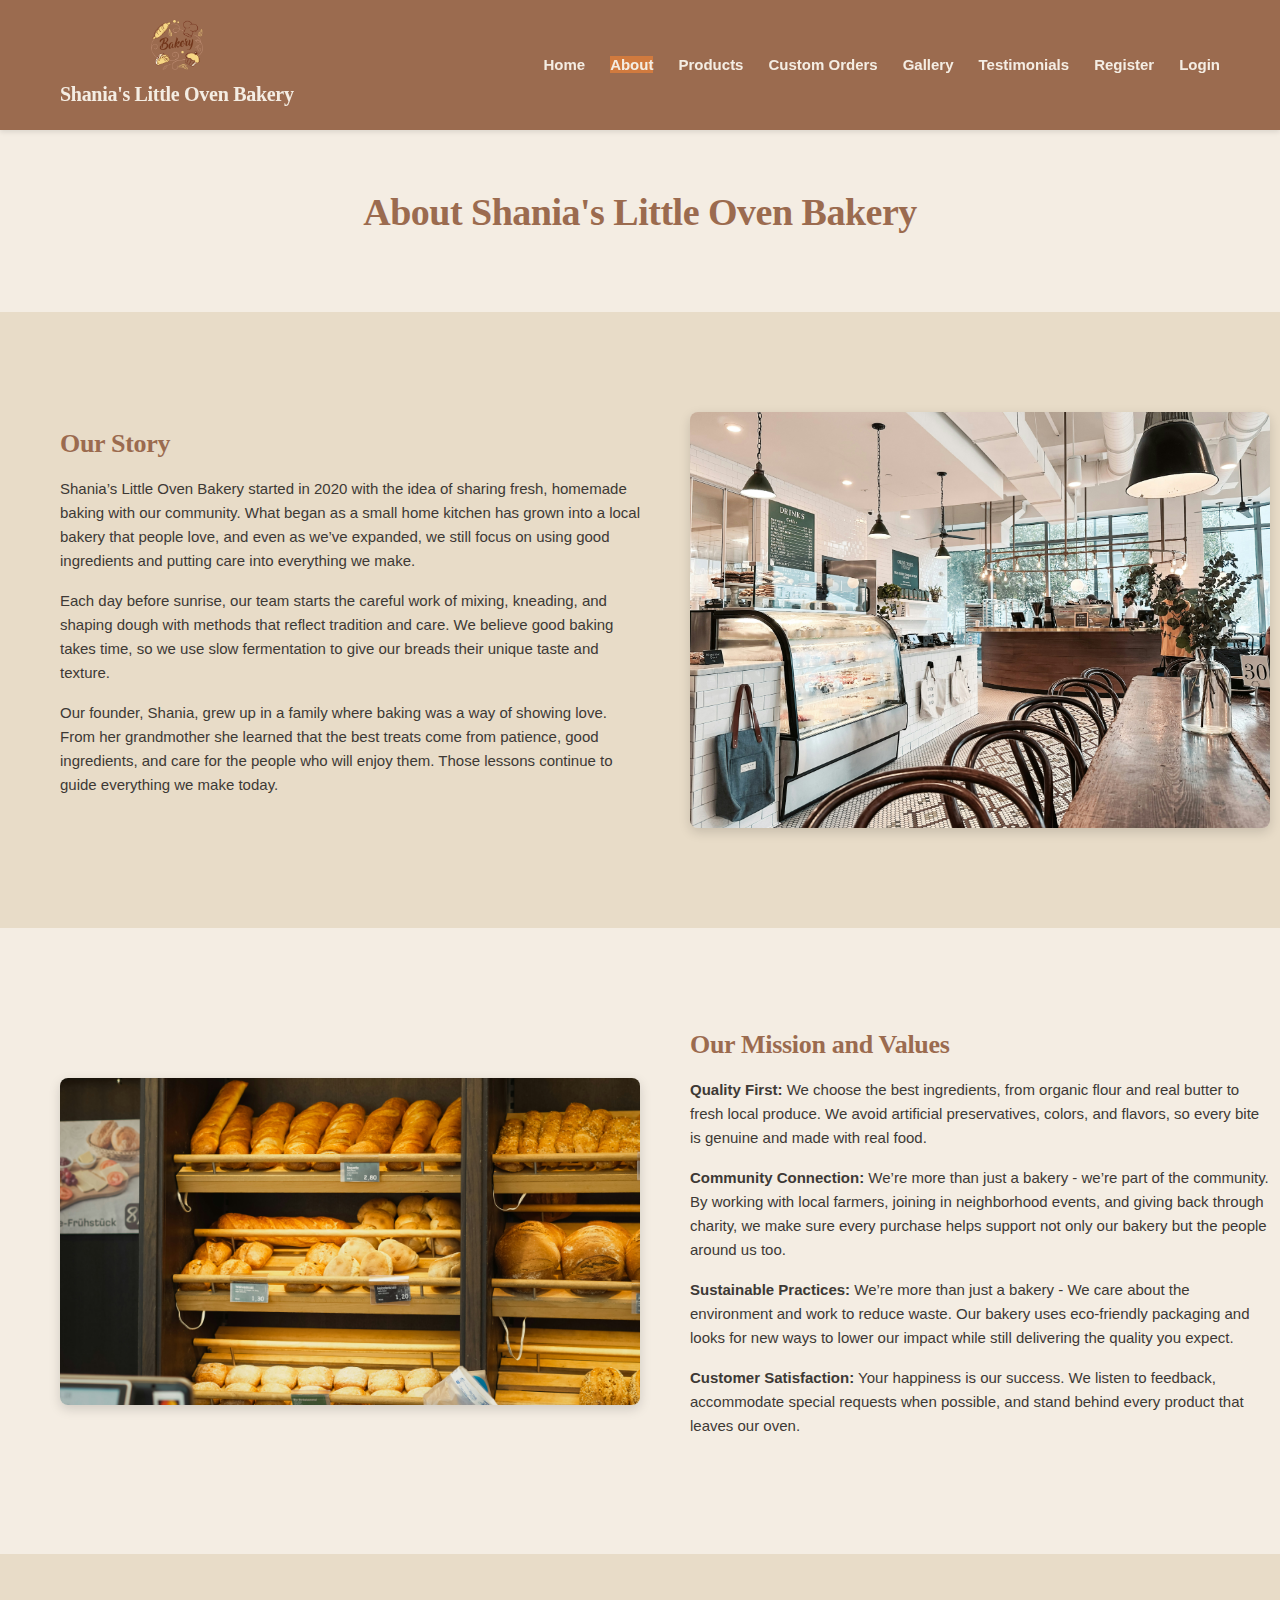
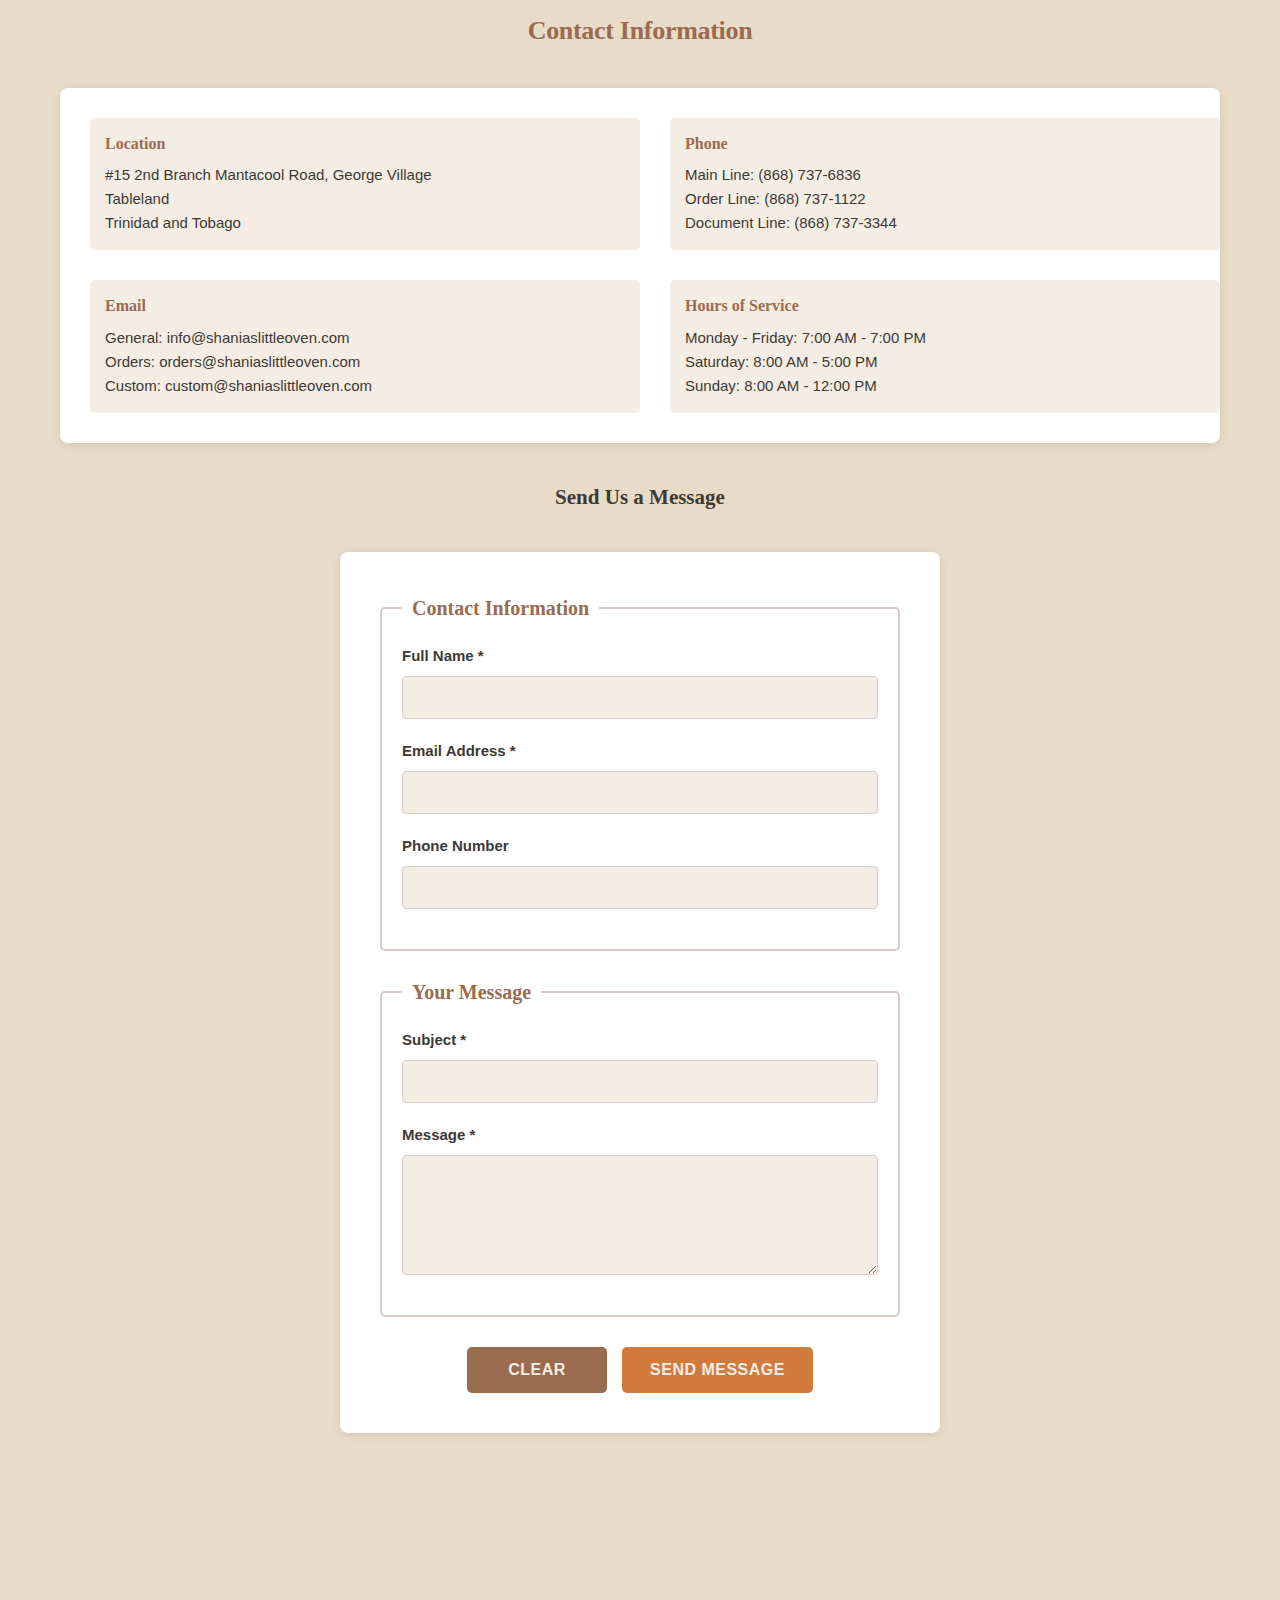
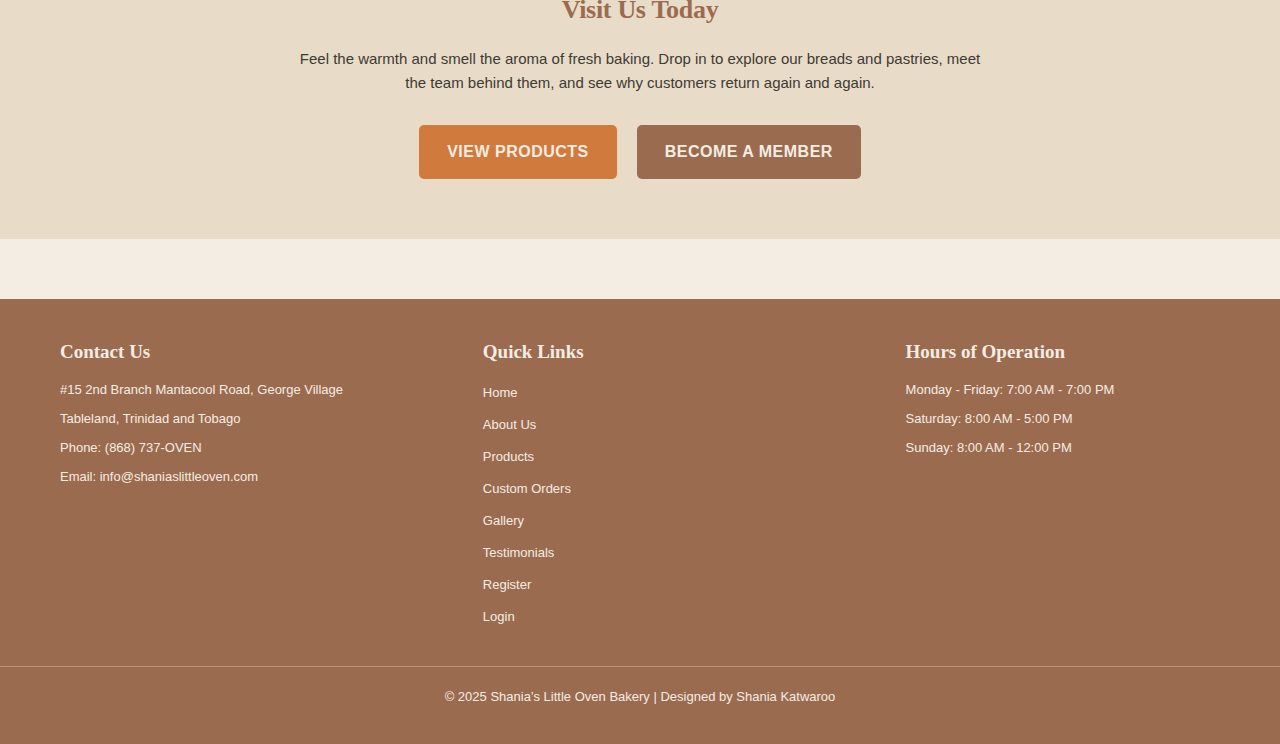
<file: about.html>
<!<!DOCTYPE html>
<html lang="en">
<head>
    <meta charset="UTF-8">
    <meta name="viewport" content="width=device-width, initial-scale=1.0">
    <meta name="description" content="Learn about Shania's Little Oven Bakery - our story, mission, and commitment to artisan baking excellence.">
    <meta name="keywords" content="about bakery, artisan baker, bakery story, local business">
    <title>About Us | Shania's Little Oven Bakery</title>
    <link rel="stylesheet" href="styles.css">
</head>
<body>
    <!-- Header and Navigation -->
    <header>
        <div class="header-content">
		
			<!-- Logo image source: Pixabay by Riad Aliyev - https://pixabay.com/vectors/ai-generated-bakery-logo-design-9426385/
		    Free for commercial use -->
            <div class="logo">
			<img src="bakery_logo.png" alt="Shania's Little Oven Bakery Logo">
			<span>Shania's Little Oven Bakery</span>
		</div>
            <!-- Navigation built with unordered list and CSS as required -->
            <nav>
                <ul>
                    <li><a href="../index.html">Home</a></li>
                    <li><a href="about.html" class="active">About</a></li>
                    <li><a href="products.html">Products</a></li>
                    <li><a href="custom-orders.html">Custom Orders</a></li>
                    <li><a href="gallery.html">Gallery</a></li>
                    <li><a href="testimonials.html">Testimonials</a></li>
                    <li><a href="register.html">Register</a></li>
                    <li><a href="login.html">Login</a></li>
                </ul>
            </nav>
        </div>
    </header>

    <!-- Main Content -->
    <main>
        <!-- Page Header -->
        <section class="section">
            <div class="container">
                <h1 class="text-center">About Shania's Little Oven Bakery</h1>
            </div>
        </section>

        <!-- Our Story Section -->
        <section class="section-alt">
            <div class="container">
                <div class="about-grid">
                    <div>
                        <h2>Our Story</h2>
                        <p>Shania’s Little Oven Bakery started in 2020 with the idea of sharing fresh, homemade baking with our community. What began as a small home kitchen has grown into a local bakery that people love, and even as we’ve expanded, we still focus on using good ingredients and putting care into everything we make.</p>
                        <p>Each day before sunrise, our team starts the careful work of mixing, kneading, and shaping dough with methods that reflect tradition and care. We believe good baking takes time, so we use slow fermentation to give our breads their unique taste and texture.﻿</p>
                        <p>Our founder, Shania, grew up in a family where baking was a way of showing love. From her grandmother she learned that the best treats come from patience, good ingredients, and care for the people who will enjoy them. Those lessons continue to guide everything we make today.</p>
                    </div>
                    <div>
						
						<!-- Image source: Unsplash - https://unsplash.com/photos/a-restaurant-with-tables-and-chairs-and-a-counter-WdE9JhjDb0M -->
                        <img src="bakery.jpg" alt="Interior of Shania's Little Oven Bakery showing warm and inviting atmosphere" class="about-image">
                    </div>
                </div>
            </div>
        </section>

        <!-- Mission and Values Section -->
        <section class="section">
            <div class="container">
                <div class="about-grid">
                    <div>
						
						<!-- Image source: Unsplash - https://unsplash.com/photos/freshly-baked-breads-are-displayed-on-shelves-IT1HsYy1Lj0 -->
                        <img src="bread.jpg" alt="Fresh homemade bread" class="about-image">
                    </div>
                    <div>
                        <h2>Our Mission and Values</h2>
                        <p><strong>Quality First:</strong> We choose the best ingredients, from organic flour and real butter to fresh local produce. We avoid artificial preservatives, colors, and flavors, so every bite is genuine and made with real food.</p>
                        <p><strong>Community Connection:</strong> We’re more than just a bakery - we’re part of the community. By working with local farmers, joining in neighborhood events, and giving back through charity, we make sure every purchase helps support not only our bakery but the people around us too.</p>
                        <p><strong>Sustainable Practices:</strong> We’re more than just a bakery - We care about the environment and work to reduce waste. Our bakery uses eco‑friendly packaging and looks for new ways to lower our impact while still delivering the quality you expect.</p>
                        <p><strong>Customer Satisfaction:</strong> Your happiness is our success. We listen to feedback, accommodate special requests when possible, and stand behind every product that leaves our oven.</p>
                    </div>
                </div>
            </div>
        </section>

        <!-- Contact Information Section -->
        <section class="section-alt">
            <div class="container">
                <h2 class="text-center">Contact Information</h2>
                <div class="contact-info">
                    <div class="contact-details">
                        <div class="contact-item">
                            <h4>Location</h4>
                            <p>#15 2nd Branch Mantacool Road, George Village<br>
                            Tableland<br>
                            Trinidad and Tobago</p>
                        </div>

                        <div class="contact-item">
                            <h4>Phone</h4>
                            <p>Main Line: (868) 737-6836<br>
                            Order Line: (868) 737-1122<br>
                            Document Line: (868) 737-3344</p>
                        </div>

                        <div class="contact-item">
                            <h4>Email</h4>
                            <p>General: info@shaniaslittleoven.com<br>
                            Orders: orders@shaniaslittleoven.com<br>
                            Custom: custom@shaniaslittleoven.com</p>
                        </div>

                        <div class="contact-item">
                            <h4>Hours of Service</h4>
                            <p>Monday - Friday: 7:00 AM - 7:00 PM<br>
                            Saturday: 8:00 AM - 5:00 PM<br>
                            Sunday: 8:00 AM - 12:00 PM</p>
                        </div>
                    </div>
                </div>

                <!-- Contact Form -->
                <div class="mt-40">
                    <h3 class="text-center">Send Us a Message</h3>
                    <form action="about-response.html" method="post">
                        <fieldset>
                            <legend>Contact Information</legend>
                            
                            <label for="contact-name">Full Name *</label>
                            <input type="text" id="contact-name" name="name" required>

                            <label for="contact-email">Email Address *</label>
                            <input type="email" id="contact-email" name="email" required>

                            <label for="contact-phone">Phone Number</label>
                            <input type="tel" id="contact-phone" name="phone">
                        </fieldset>

                        <fieldset>
                            <legend>Your Message</legend>
                            
                            <label for="contact-subject">Subject *</label>
                            <input type="text" id="contact-subject" name="subject" required>

                            <label for="contact-message">Message *</label>
                            <textarea id="contact-message" name="message" required></textarea>
                        </fieldset>

                        <div class="form-buttons">
                            <button type="reset" class="btn btn-secondary">Clear</button>
                            <button type="submit" class="btn btn-primary">Send Message</button>
                        </div>
                    </form>
                </div>
            </div>
        </section>

        <!-- Call to Action Section -->
        <section class="cta-section">
            <div class="container">
                <h2>Visit Us Today</h2>
                <p>Feel the warmth and smell the aroma of fresh baking. Drop in to explore our breads and pastries, meet the team behind them, and see why customers return again and again.</p>
                <div class="btn-group">
                    <a href="products.html" class="btn btn-primary">View Products</a>
                    <a href="register.html" class="btn btn-secondary">Become a Member</a>
                </div>
            </div>
        </section>
    </main>

    <!-- Footer -->
    <footer>
        <div class="footer-content">
            <div class="footer-section">
                <h3>Contact Us</h3>
                <p>#15 2nd Branch Mantacool Road, George Village</p>
                <p>Tableland, Trinidad and Tobago</p>
                <p>Phone: (868) 737-OVEN</p>
                <p>Email: info@shaniaslittleoven.com</p>
            </div>

            <div class="footer-section">
                <h3>Quick Links</h3>
                <ul>
                    <li><a href="../index.html">Home</a></li>
                    <li><a href="about.html">About Us</a></li>
                    <li><a href="products.html">Products</a></li>
                    <li><a href="custom-orders.html">Custom Orders</a></li>
					<li><a href="gallery.html">Gallery</a></li>
                    <li><a href="testimonials.html">Testimonials</a></li>
					<li><a href="register.html">Register</a></li>
					<li><a href="login.html">Login</a></li>
                </ul>
            </div>

            <div class="footer-section">
                <h3>Hours of Operation</h3>
                <p>Monday - Friday: 7:00 AM - 7:00 PM</p>
                <p>Saturday: 8:00 AM - 5:00 PM</p>
                <p>Sunday: 8:00 AM - 12:00 PM</p>
            </div>
        </div>

        <div class="footer-bottom">
            <p>&copy; 2025 Shania’s Little Oven Bakery | Designed by Shania Katwaroo</p>
        </div>
    </footer>
</body>
</html>
</file>
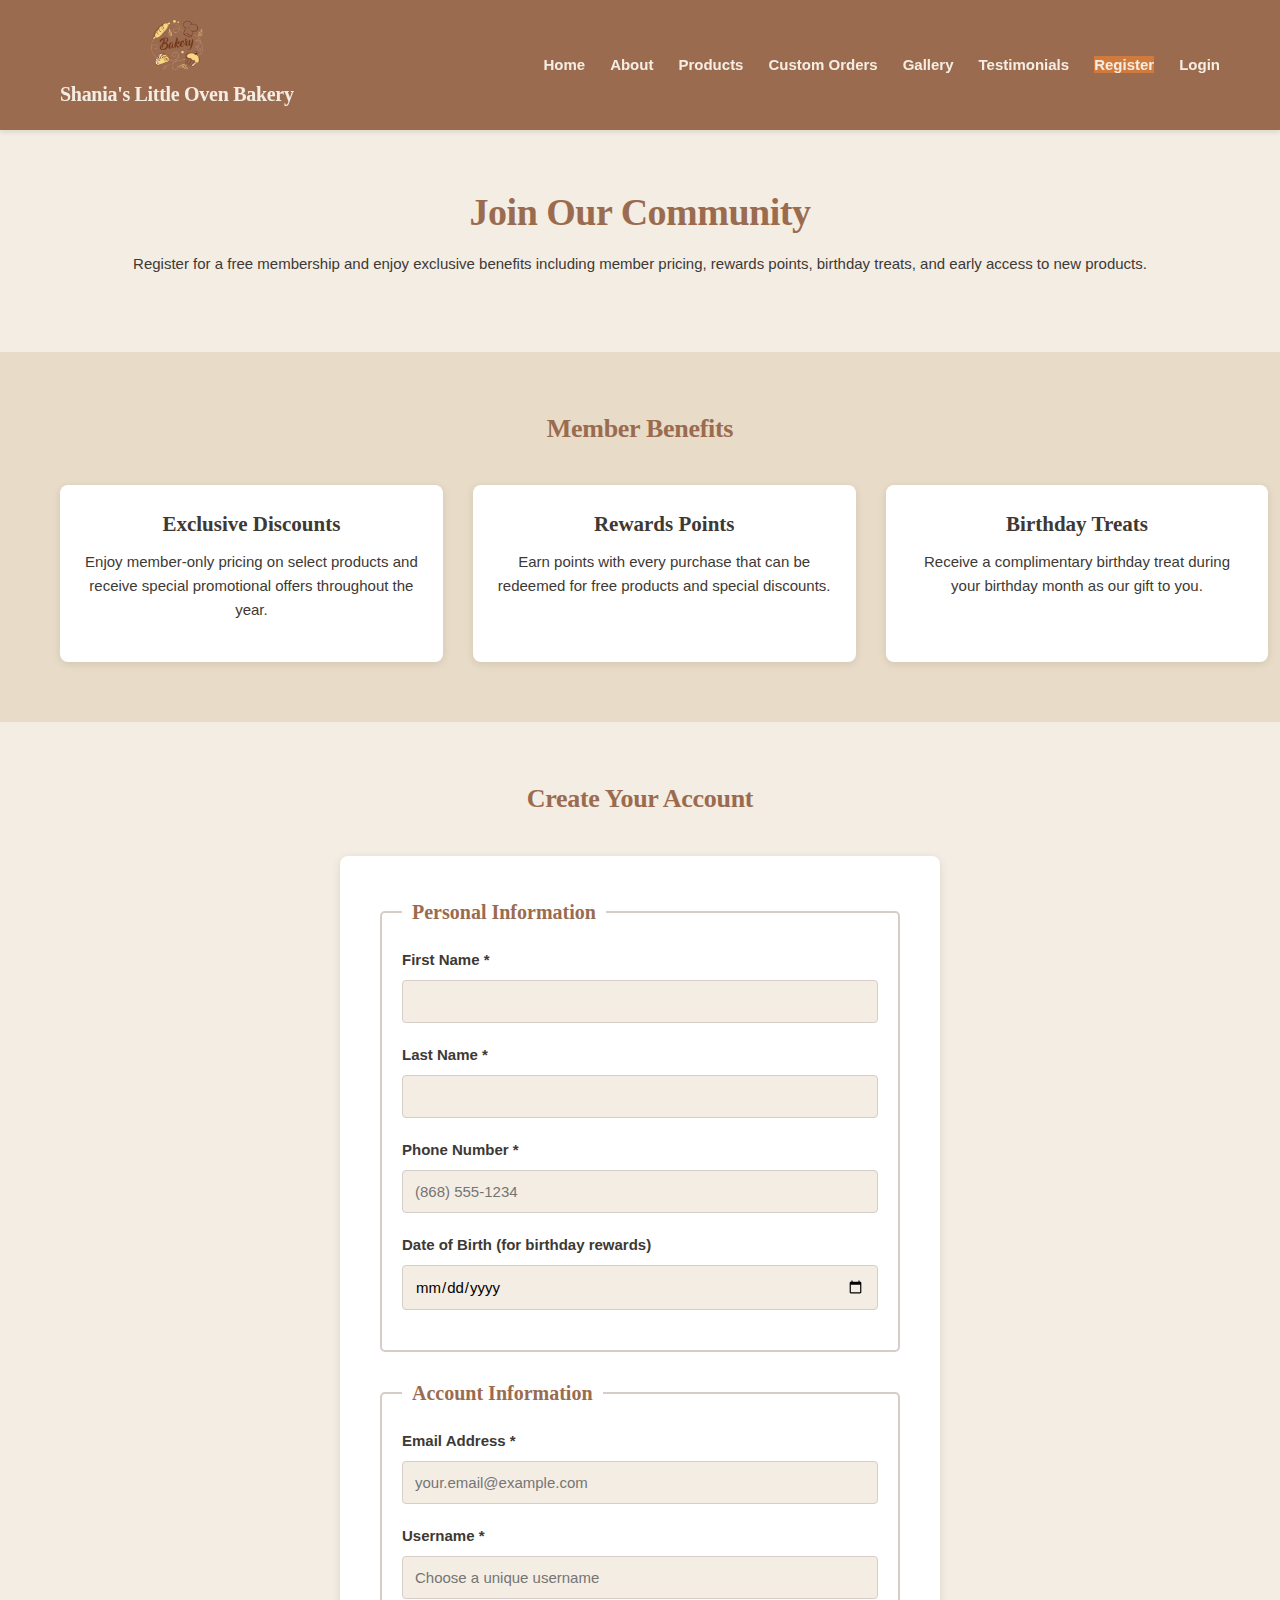
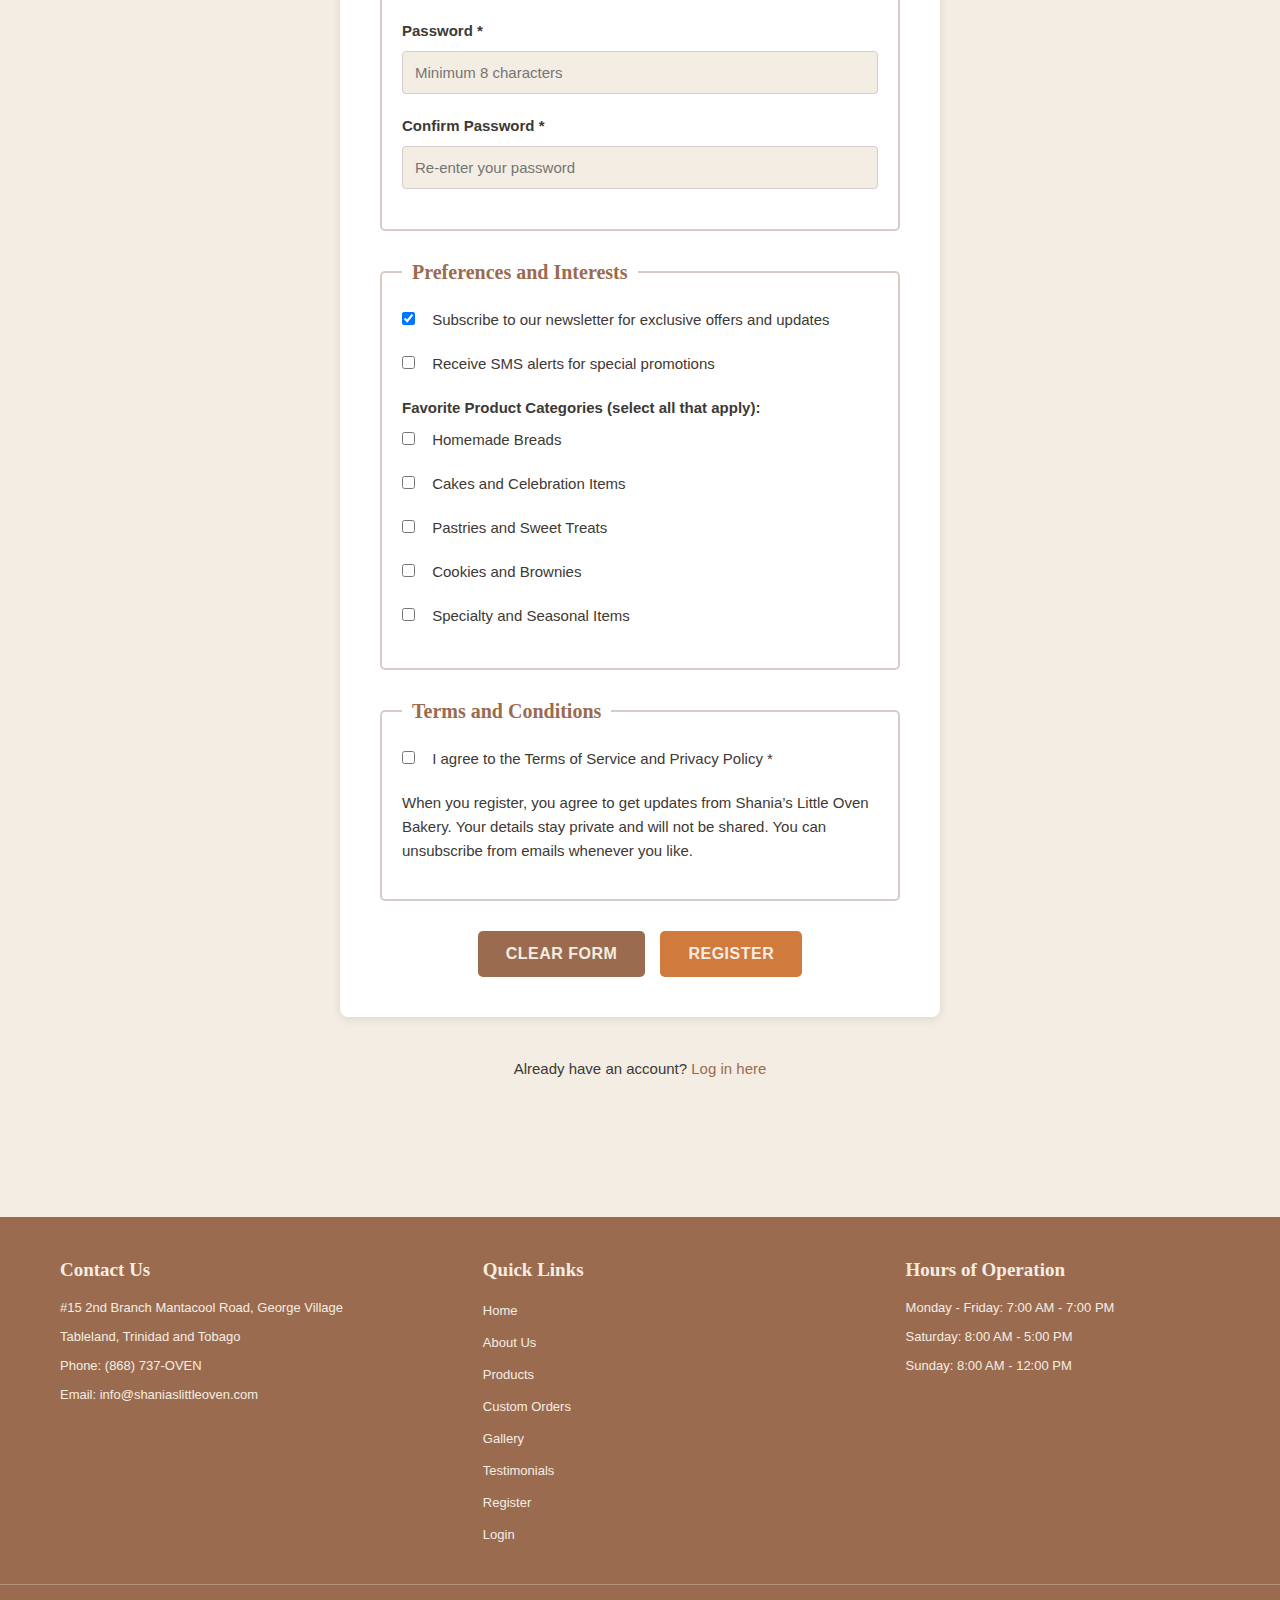
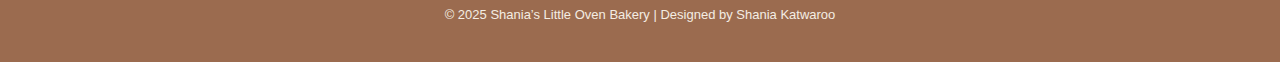
<file: register.html>
<!DOCTYPE html>
<html lang="en">
<head>
    <meta charset="UTF-8">
    <meta name="viewport" content="width=device-width, initial-scale=1.0">
    <meta name="description" content="Register for a free membership at Shania's Little Oven Bakery. Enjoy exclusive discounts, rewards, and special offers.">
    <meta name="keywords" content="bakery registration, member signup, bakery membership, rewards program">
    <title>Register | Shania's Little Oven Bakery</title>
    <link rel="stylesheet" href="styles.css">
</head>
<body>
    <!-- Header and Navigation -->
    <header>
        <div class="header-content">
		
			<!-- Logo image source: Pixabay by Riad Aliyev - https://pixabay.com/vectors/ai-generated-bakery-logo-design-9426385/
				 Free for commercial use -->
            <div class="logo">
			<img src="bakery_logo.png" alt="Shania's Little Oven Bakery Logo">
			<span>Shania's Little Oven Bakery</span>
		</div>
            <!-- Navigation built with unordered list and CSS as required -->
            <nav>
                <ul>
                    <li><a href="../index.html">Home</a></li>
                    <li><a href="about.html">About</a></li>
                    <li><a href="products.html">Products</a></li>
                    <li><a href="custom-orders.html">Custom Orders</a></li>
                    <li><a href="gallery.html">Gallery</a></li>
                    <li><a href="testimonials.html">Testimonials</a></li>
                    <li><a href="register.html" class="active">Register</a></li>
                    <li><a href="login.html">Login</a></li>
                </ul>
            </nav>
        </div>
    </header>

    <!-- Main Content -->
    <main>
        <!-- Page Header -->
        <section class="section">
            <div class="container">
                <h1 class="text-center">Join Our Community</h1>
                <p class="text-center">
                    Register for a free membership and enjoy exclusive benefits including member pricing, rewards points, birthday treats, and early access to new products.
                </p>
            </div>
        </section>

        <!-- Member Benefits Section -->
        <section class="section-alt">
            <div class="container">
                <h2 class="text-center">Member Benefits</h2>
                <div class="grid-3 mt-40">
                    <div class="card text-center">
                        <h3>Exclusive Discounts</h3>
                        <p>Enjoy member-only pricing on select products and receive special promotional offers throughout the year.</p>
                    </div>

                    <div class="card text-center">
                        <h3>Rewards Points</h3>
                        <p>Earn points with every purchase that can be redeemed for free products and special discounts.</p>
                    </div>

                    <div class="card text-center">
                        <h3>Birthday Treats</h3>
                        <p>Receive a complimentary birthday treat during your birthday month as our gift to you.</p>
                    </div>
                </div>
            </div>
        </section>

        <!-- Registration Form Section -->
        <section class="section">
            <div class="container">
                <h2 class="text-center">Create Your Account</h2>
                
                <!-- Registration Form with Fieldsets and Legends as required -->
                <form id="registration-form" action="response.html" method="post">
                    <!-- Personal Information Fieldset -->
                    <fieldset>
                        <legend>Personal Information</legend>
                        
                        <label for="first-name">First Name *</label>
                        <input type="text" id="first-name" name="first-name" required>

                        <label for="last-name">Last Name *</label>
                        <input type="text" id="last-name" name="last-name" required>

                        <label for="phone">Phone Number *</label>
                        <input type="tel" id="phone" name="phone" placeholder="(868) 555-1234" required>

                        <label for="birth-date">Date of Birth (for birthday rewards)</label>
                        <input type="date" id="birth-date" name="birth-date">
                    </fieldset>

                    <!-- Account Information Fieldset -->
                    <fieldset>
                        <legend>Account Information</legend>
                        
                        <label for="email">Email Address *</label>
                        <input type="email" id="email" name="email" placeholder="your.email@example.com" required>

                        <label for="username">Username *</label>
                        <input type="text" id="username" name="username" placeholder="Choose a unique username" required>

                        <label for="password">Password *</label>
                        <input type="password" id="password" name="password" placeholder="Minimum 8 characters" required>

                        <label for="confirm-password">Confirm Password *</label>
                        <input type="password" id="confirm-password" name="confirm-password" placeholder="Re-enter your password" required>
                    </fieldset>

                    <!-- Preferences Fieldset -->
                    <fieldset>
                        <legend>Preferences and Interests</legend>
                        
                        <div class="checkbox-group">
                            <input type="checkbox" id="newsletter" name="newsletter" checked>
                            <label for="newsletter">Subscribe to our newsletter for exclusive offers and updates</label>
                        </div>

                        <div class="checkbox-group">
                            <input type="checkbox" id="sms-alerts" name="sms-alerts">
                            <label for="sms-alerts">Receive SMS alerts for special promotions</label>
                        </div>

                        <label>Favorite Product Categories (select all that apply):</label>
                        
                        <div class="checkbox-group">
                            <input type="checkbox" id="breads" name="category-breads">
                            <label for="breads">Homemade Breads</label>
                        </div>

                        <div class="checkbox-group">
                            <input type="checkbox" id="cakes" name="category-cakes">
                            <label for="cakes">Cakes and Celebration Items</label>
                        </div>

                        <div class="checkbox-group">
                            <input type="checkbox" id="pastries" name="category-pastries">
                            <label for="pastries">Pastries and Sweet Treats</label>
                        </div>

                        <div class="checkbox-group">
                            <input type="checkbox" id="cookies" name="category-cookies">
                            <label for="cookies">Cookies and Brownies</label>
                        </div>

                        <div class="checkbox-group">
                            <input type="checkbox" id="specialty" name="category-specialty">
                            <label for="specialty">Specialty and Seasonal Items</label>
                        </div>
                    </fieldset>

                    <!-- Terms and Conditions -->
                    <fieldset>
                        <legend>Terms and Conditions</legend>
                        
                        <div class="checkbox-group">
                            <input type="checkbox" id="terms" name="terms" required>
                            <label for="terms">I agree to the Terms of Service and Privacy Policy *</label>
                        </div>

                        <p>When you register, you agree to get updates from Shania’s Little Oven Bakery. Your details stay private and will not be shared. You can unsubscribe from emails whenever you like.</p>
                    </fieldset>

                    <!-- Form Buttons -->
                    <div class="form-buttons">
                        <button type="reset" class="btn btn-secondary">Clear Form</button>
                        <button type="submit" class="btn btn-primary">Register</button>
                    </div>
					
                </form>

                <p class="text-center">
                    Already have an account? <a href="login.html">Log in here</a>
                </p>
            </div>
        </section>
    </main>

    <!-- Footer -->
    <footer>
        <div class="footer-content">
            <div class="footer-section">
                <h3>Contact Us</h3>
                <p>#15 2nd Branch Mantacool Road, George Village</p>
                <p>Tableland, Trinidad and Tobago</p>
                <p>Phone: (868) 737-OVEN</p>
                <p>Email: info@shaniaslittleoven.com</p>
            </div>

            <div class="footer-section">
                <h3>Quick Links</h3>
                <ul>
                    <li><a href="../index.html">Home</a></li>
                    <li><a href="about.html">About Us</a></li>
                    <li><a href="products.html">Products</a></li>
                    <li><a href="custom-orders.html">Custom Orders</a></li>
					<li><a href="gallery.html">Gallery</a></li>
                    <li><a href="testimonials.html">Testimonials</a></li>
					<li><a href="register.html">Register</a></li>
					<li><a href="login.html">Login</a></li>
                </ul>
            </div>

            <div class="footer-section">
                <h3>Hours of Operation</h3>
                <p>Monday - Friday: 7:00 AM - 7:00 PM</p>
                <p>Saturday: 8:00 AM - 5:00 PM</p>
                <p>Sunday: 8:00 AM - 12:00 PM</p>
            </div>
        </div>

        <div class="footer-bottom">
            <p>&copy; 2025 Shania’s Little Oven Bakery | Designed by Shania Katwaroo</p>
        </div>
    </footer>
</body>
</html>
</file>
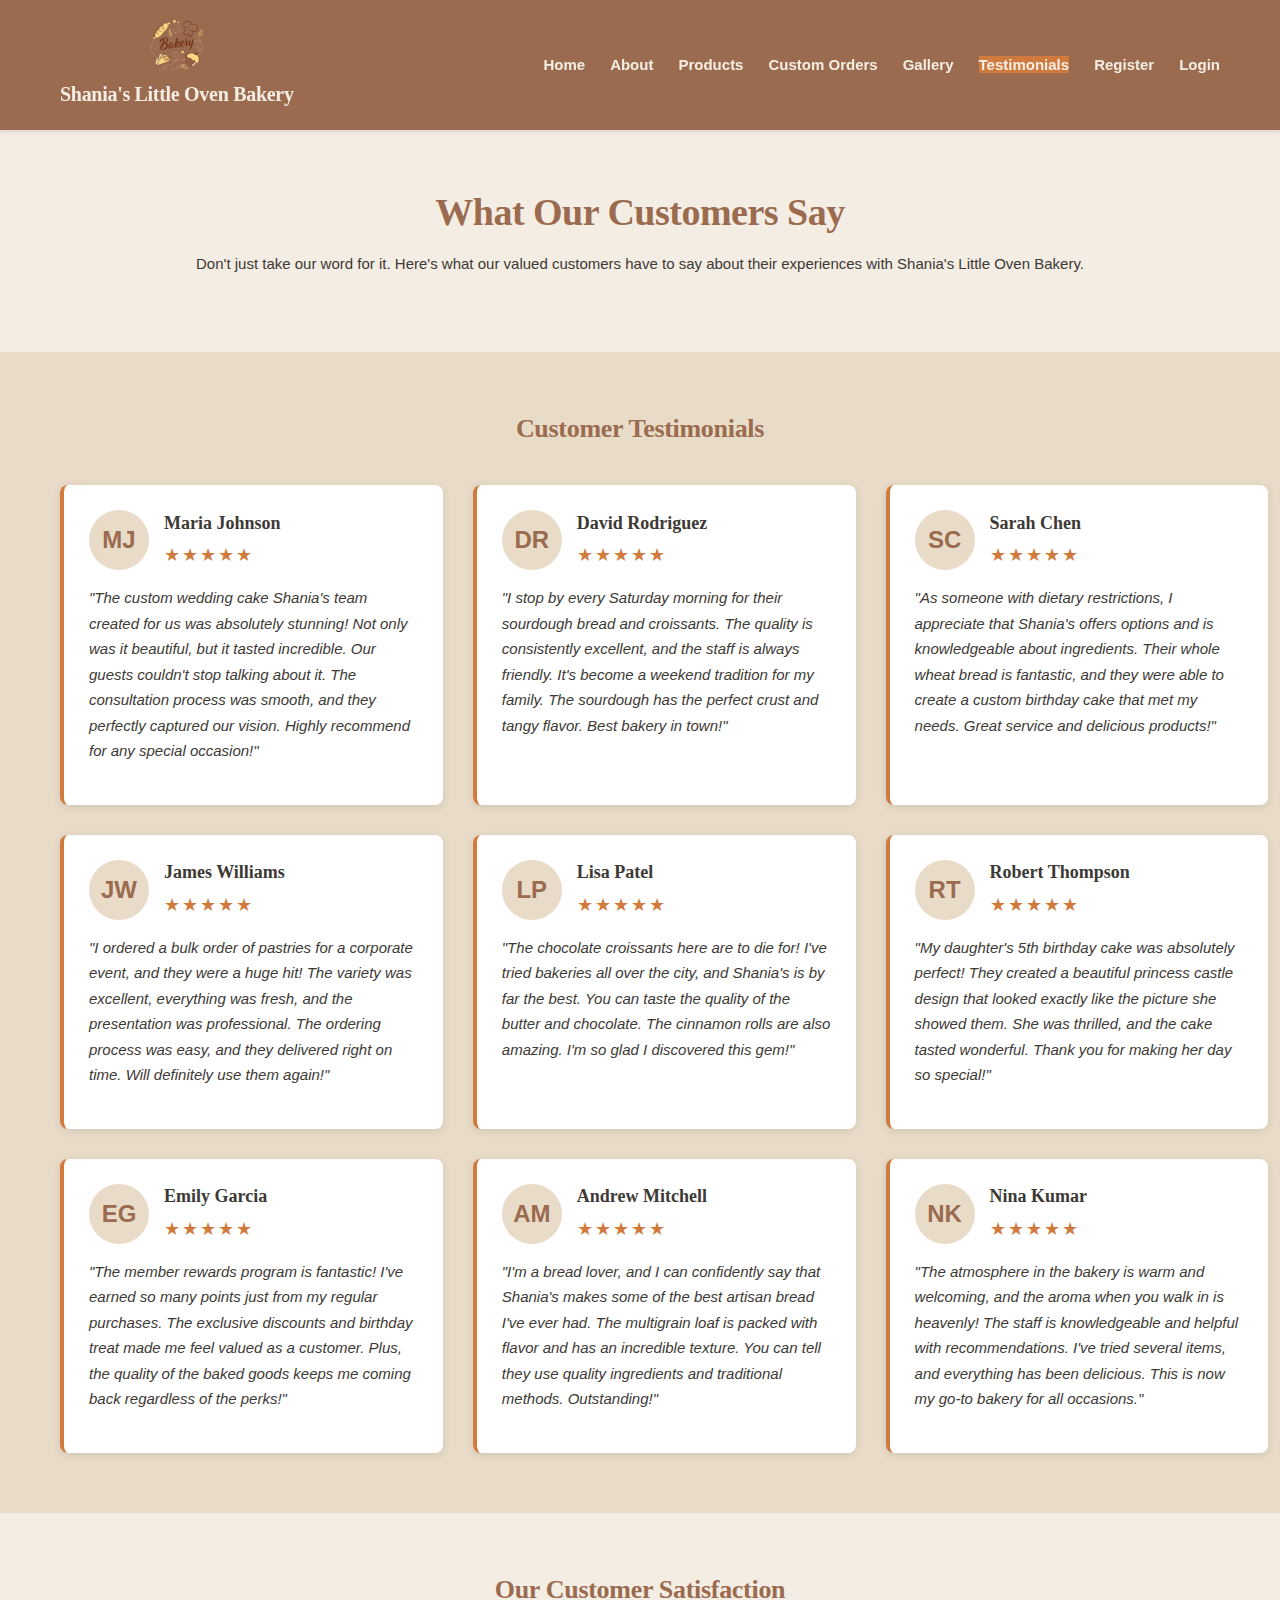
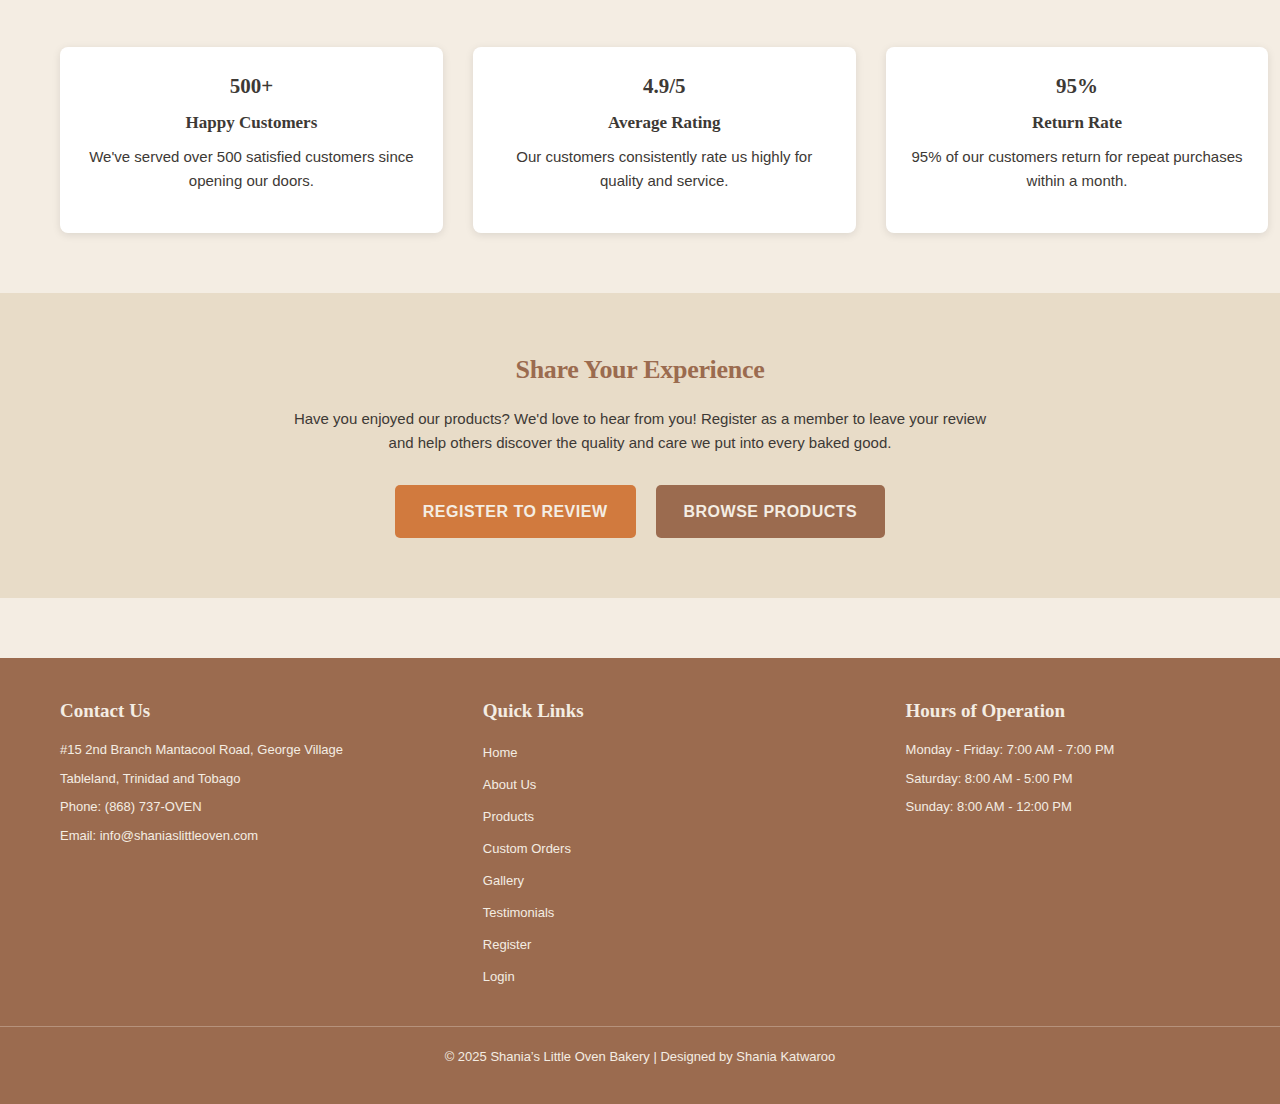
<file: testimonials.html>
<!DOCTYPE html>
<html lang="en">
<head>
    <meta charset="UTF-8">
    <meta name="viewport" content="width=device-width, initial-scale=1.0">
    <meta name="description" content="Read customer reviews and testimonials about Shania's Little Oven Bakery. See what our satisfied customers say about our products and service.">
    <meta name="keywords" content="bakery reviews, customer testimonials, bakery feedback, customer satisfaction">
    <title>Testimonials | Shania's Little Oven Bakery</title>
    <link rel="stylesheet" href="styles.css">
</head>
<body>
    <!-- Header and Navigation -->
    <header>
        <div class="header-content">
		
			<!-- Logo image source: Pixabay by Riad Aliyev - https://pixabay.com/vectors/ai-generated-bakery-logo-design-9426385/
				 Free for commercial use -->
            <div class="logo">
			<img src="bakery_logo.png" alt="Shania's Little Oven Bakery Logo">
			<span>Shania's Little Oven Bakery</span>
		</div>
            <!-- Navigation built with unordered list and CSS as required -->
            <nav>
                <ul>
                    <li><a href="../index.html">Home</a></li>
                    <li><a href="about.html">About</a></li>
                    <li><a href="products.html">Products</a></li>
                    <li><a href="custom-orders.html">Custom Orders</a></li>
                    <li><a href="gallery.html">Gallery</a></li>
                    <li><a href="testimonials.html" class="active">Testimonials</a></li>
                    <li><a href="register.html">Register</a></li>
                    <li><a href="login.html">Login</a></li>
                </ul>
            </nav>
        </div>
    </header>

    <!-- Main Content -->
    <main>
        <!-- Page Header -->
        <section class="section">
            <div class="container">
                <h1 class="text-center">What Our Customers Say</h1>
                <p class="text-center">
                    Don't just take our word for it. Here's what our valued customers have to say about their experiences with Shania's Little Oven Bakery.
                </p>
            </div>
        </section>

        <!-- Testimonials Grid Section - Using CSS Grid as required -->
        <section class="section-alt">
            <div class="container">
				<h2 class="text-center">Customer Testimonials</h2>
                <div class="grid-3">
                    <!-- Testimonial 1 -->
                    <article class="testimonial-card">
                        <div class="testimonial-header">
                            <div class="testimonial-avatar">MJ</div>
                            <div class="testimonial-info">
                                <h4>Maria Johnson</h4>
                                <div class="star-rating">★★★★★</div>
                            </div>
                        </div>
                        <p class="testimonial-text">
                            "The custom wedding cake Shania's team created for us was absolutely stunning! Not only was it beautiful, but it tasted incredible. Our guests couldn't stop talking about it. The consultation process was smooth, and they perfectly captured our vision. Highly recommend for any special occasion!"
                        </p>
                    </article>

                    <!-- Testimonial 2 -->
                    <article class="testimonial-card">
                        <div class="testimonial-header">
                            <div class="testimonial-avatar">DR</div>
                            <div class="testimonial-info">
                                <h4>David Rodriguez</h4>
                                <div class="star-rating">★★★★★</div>
                            </div>
                        </div>
                        <p class="testimonial-text">
                            "I stop by every Saturday morning for their sourdough bread and croissants. The quality is consistently excellent, and the staff is always friendly. It's become a weekend tradition for my family. The sourdough has the perfect crust and tangy flavor. Best bakery in town!"
                        </p>
                    </article>

                    <!-- Testimonial 3 -->
                    <article class="testimonial-card">
                        <div class="testimonial-header">
                            <div class="testimonial-avatar">SC</div>
                            <div class="testimonial-info">
                                <h4>Sarah Chen</h4>
                                <div class="star-rating">★★★★★</div>
                            </div>
                        </div>
                        <p class="testimonial-text">
                            "As someone with dietary restrictions, I appreciate that Shania's offers options and is knowledgeable about ingredients. Their whole wheat bread is fantastic, and they were able to create a custom birthday cake that met my needs. Great service and delicious products!"
                        </p>
                    </article>

                    <!-- Testimonial 4 -->
                    <article class="testimonial-card">
                        <div class="testimonial-header">
                            <div class="testimonial-avatar">JW</div>
                            <div class="testimonial-info">
                                <h4>James Williams</h4>
                                <div class="star-rating">★★★★★</div>
                            </div>
                        </div>
                        <p class="testimonial-text">
                            "I ordered a bulk order of pastries for a corporate event, and they were a huge hit! The variety was excellent, everything was fresh, and the presentation was professional. The ordering process was easy, and they delivered right on time. Will definitely use them again!"
                        </p>
                    </article>

                    <!-- Testimonial 5 -->
                    <article class="testimonial-card">
                        <div class="testimonial-header">
                            <div class="testimonial-avatar">LP</div>
                            <div class="testimonial-info">
                                <h4>Lisa Patel</h4>
                                <div class="star-rating">★★★★★</div>
                            </div>
                        </div>
                        <p class="testimonial-text">
                            "The chocolate croissants here are to die for! I've tried bakeries all over the city, and Shania's is by far the best. You can taste the quality of the butter and chocolate. The cinnamon rolls are also amazing. I'm so glad I discovered this gem!"
                        </p>
                    </article>

                    <!-- Testimonial 6 -->
                    <article class="testimonial-card">
                        <div class="testimonial-header">
                            <div class="testimonial-avatar">RT</div>
                            <div class="testimonial-info">
                                <h4>Robert Thompson</h4>
                                <div class="star-rating">★★★★★</div>
                            </div>
                        </div>
                        <p class="testimonial-text">
                            "My daughter's 5th birthday cake was absolutely perfect! They created a beautiful princess castle design that looked exactly like the picture she showed them. She was thrilled, and the cake tasted wonderful. Thank you for making her day so special!"
                        </p>
                    </article>

                    <!-- Testimonial 7 -->
                    <article class="testimonial-card">
                        <div class="testimonial-header">
                            <div class="testimonial-avatar">EG</div>
                            <div class="testimonial-info">
                                <h4>Emily Garcia</h4>
                                <div class="star-rating">★★★★★</div>
                            </div>
                        </div>
                        <p class="testimonial-text">
                            "The member rewards program is fantastic! I've earned so many points just from my regular purchases. The exclusive discounts and birthday treat made me feel valued as a customer. Plus, the quality of the baked goods keeps me coming back regardless of the perks!"
                        </p>
                    </article>

                    <!-- Testimonial 8 -->
                    <article class="testimonial-card">
                        <div class="testimonial-header">
                            <div class="testimonial-avatar">AM</div>
                            <div class="testimonial-info">
                                <h4>Andrew Mitchell</h4>
                                <div class="star-rating">★★★★★</div>
                            </div>
                        </div>
                        <p class="testimonial-text">
                            "I'm a bread lover, and I can confidently say that Shania's makes some of the best artisan bread I've ever had. The multigrain loaf is packed with flavor and has an incredible texture. You can tell they use quality ingredients and traditional methods. Outstanding!"
                        </p>
                    </article>

                    <!-- Testimonial 9 -->
                    <article class="testimonial-card">
                        <div class="testimonial-header">
                            <div class="testimonial-avatar">NK</div>
                            <div class="testimonial-info">
                                <h4>Nina Kumar</h4>
                                <div class="star-rating">★★★★★</div>
                            </div>
                        </div>
                        <p class="testimonial-text">
                            "The atmosphere in the bakery is warm and welcoming, and the aroma when you walk in is heavenly! The staff is knowledgeable and helpful with recommendations. I've tried several items, and everything has been delicious. This is now my go-to bakery for all occasions."
                        </p>
                    </article>
                </div>
            </div>
        </section>

        <!-- Statistics Section -->
        <section class="section">
            <div class="container">
                <h2 class="text-center">Our Customer Satisfaction</h2>
                <div class="grid-3">
                    <div class="card text-center">
                        <h3>500+</h3>
                        <h4>Happy Customers</h4>
                        <p>We've served over 500 satisfied customers since opening our doors.</p>
                    </div>

                    <div class="card text-center">
                        <h3>4.9/5</h3>
                        <h4>Average Rating</h4>
                        <p>Our customers consistently rate us highly for quality and service.</p>
                    </div>

                    <div class="card text-center">
                        <h3>95%</h3>
                        <h4>Return Rate</h4>
                        <p>95% of our customers return for repeat purchases within a month.</p>
                    </div>
                </div>
            </div>
        </section>

        <!-- Call to Action Section -->
        <section class="cta-section">
            <div class="container">
                <h2>Share Your Experience</h2>
                <p>Have you enjoyed our products? We'd love to hear from you! Register as a member to leave your review and help others discover the quality and care we put into every baked good.</p>
                <div class="btn-group">
                    <a href="register.html" class="btn btn-primary">Register to Review</a>
                    <a href="products.html" class="btn btn-secondary">Browse Products</a>
                </div>
            </div>
        </section>
    </main>

    <!-- Footer -->
    <footer>
        <div class="footer-content">
            <div class="footer-section">
                <h3>Contact Us</h3>
                <p>#15 2nd Branch Mantacool Road, George Village</p>
                <p>Tableland, Trinidad and Tobago</p>
                <p>Phone: (868) 737-OVEN</p>
                <p>Email: info@shaniaslittleoven.com</p>
            </div>

            <div class="footer-section">
                <h3>Quick Links</h3>
                <ul>
                    <li><a href="../index.html">Home</a></li>
                    <li><a href="about.html">About Us</a></li>
                    <li><a href="products.html">Products</a></li>
                    <li><a href="custom-orders.html">Custom Orders</a></li>
					<li><a href="gallery.html">Gallery</a></li>
					<li><a href="testimonials.html">Testimonials</a></li>
					<li><a href="register.html">Register</a></li>
					<li><a href="login.html">Login</a></li>
                </ul>
            </div>

            <div class="footer-section">
                <h3>Hours of Operation</h3>
                <p>Monday - Friday: 7:00 AM - 7:00 PM</p>
                <p>Saturday: 8:00 AM - 5:00 PM</p>
                <p>Sunday: 8:00 AM - 12:00 PM</p>
            </div>
        </div>

        <div class="footer-bottom">
            <p>&copy; 2025 Shania’s Little Oven Bakery | Designed by Shania Katwaroo</p>
        </div>
    </footer>
</body>
</html>
</file>
<file: styles.css>
/* 
 * ITEC240 Web Page Design - Individual Project
 * Author: Shania Katwaroo (00083751)
 * Date: November 30, 2025
 * 
 * All code in this file is original work. No external code was copied or used.
 * 
 * Shania's Little Oven Bakery - Main Stylesheet
 * All styling for the entire website in a single external CSS file*/

/* ========================================================
   RESET AND BASE STYLES
   This section removes default spacing from all elements
   and sets up basic styles that apply to the whole website
   ======================================================== */

* {
    margin: 0;
    padding: 0;
    box-sizing: border-box;
}

html {
    font-size: 16px;
    scroll-behavior: smooth;
}

body {
    font-family: Verdana,sans-serif;  /* Main font for all text */
    font-size: 15px;  /* Base text size - 15 pixels */
    line-height: 1.6;  /* Space between lines of text */
    color: #3D3935;  /* Charcoal - main text color */
    background-color: #F4EDE3;  /* Wheat Beige - page background */
}

img {
    max-width: 100%;
    height: auto;
    display: block;
}

/* ===================================================================
   TYPOGRAPHY
   This section controls all text sizes and styles throughout the site
   Headings use Georgia serif font, body text uses Verdana sans-serif
  ====================================================================*/

/* Apply Georgia font and bottom spacing to all heading levels */
h1, h2, h3, h4, h5, h6 {
    font-family: Georgia, serif;  /* Serif font for all headings as stated in design */
    margin-bottom: 16px;  /* Space below each heading separates it from content below */
}


/* H1 - Main page titles like "Our Products" or "About Shania's Little Oven Bakery" */
h1 {
    font-size: 38px;  /* Largest heading - 38 pixels */
    font-weight: 700;  /* Bold text weight for strong emphasis */
    color: #9B6B4F;  /* Clay Brown - primary heading color */
    letter-spacing: -0.5px;  /* Brings letters slightly closer for a polished look */
    line-height: 1.2;  /* Tight spacing between lines */
}

/* H2 - Major section headings like "Featured Products" or "Our Story" */
h2 {
    font-size: 26px;  /* Second level heading - 26 pixels */
    font-weight: 700;  /* Bold text weight */
    color: #9B6B4F;  /* Clay Brown - matches H1 for consistency */
    letter-spacing: -0.3px;  /* Slightly tighter letter spacing */
    line-height: 1.3;  /* Comfortable line spacing */
}

/* H3 - Category headings like "Artisan Breads" or "Member Benefits" */
h3 {
    font-size: 21px;  /* Third level heading - 21 pixels */
    font-weight: 600;  /* Semi-bold weight, slightly lighter than H1 and H2 */
    color: #3D3935;  /* Charcoal - darker color for smaller headings */
    line-height: 1.4;  /* More space between lines for readability */
}

/* H4 - Item labels like product names or testimonial customer names */
h4 {
    font-size: 17px;  /* Fourth level heading - 17 pixels */
    font-weight: 600;  /* Semi-bold weight */
    color: #3D3935;  /* Charcoal color matches H3 */
    line-height: 1.4;  /* Comfortable line spacing */
}

/* H5 and H6 - Smallest headings, rarely used but styled for consistency */
h5, h6 {
    font-size: 15px;  /* Same size as body text but bolder */
    font-weight: 600;  /* Semi-bold makes them stand out from regular paragraphs */
    color: #3D3935;  /* Charcoal color for consistency */
    line-height: 1.5;  /* More line spacing for easier reading */
}

/* Paragraphs - regular body text throughout the site */
p {
    margin-bottom: 16px;  /* Space below each paragraph for better readability */
}

/* Links - all clickable text links throughout the site */
a {
    color: #9B6B4F;  /* Clay Brown for default link color */
    text-decoration: none;  /* Removes underline from links */
    transition: color 0.3s ease;  /* Smooth color change on hover */
}

/* Link hover state - when user moves mouse over a link */
a:hover {
    color: #D17A3E;  /* Copper Orange on hover provides visual feedback */
}

/* ==================================================================
   LAYOUT STRUCTURE
   This section defines the main container widths and section spacing
   used throughout the website for consistent layout
   ================================================================== */

/* Container - centers content and limits maximum width */
.container {
    max-width: 1200px;  /* Content never exceeds 1200 pixels wide */
    margin-top: 0;  /* No top margin */
    margin-right: auto;  /* Auto right margin centers the container */
    margin-bottom: 0;  /* No bottom margin */
    margin-left: auto;  /* Auto left margin centers the container */
    padding-top: 0;  /* No top padding */
    padding-right: 20px;  /* 20 pixels right padding */
    padding-bottom: 0;  /* No bottom padding */
    padding-left: 20px;  /* 20 pixels left padding */
}

/* Main section - default background with vertical spacing */
.section {
    padding-top: 60px;  /* Space above section content */
    padding-right: 0;  /* No side padding, handled by container */
    padding-bottom: 60px;  /* Space below section content */
    padding-left: 0;  /* No side padding, handled by container */
}

/* Alternate section - lighter background color for visual variety */
.section-alt {
    background-color: #E8DCC8;  /* Slightly darker than Wheat Beige for contrast */
    padding-top: 60px;  /* Space above section content */
    padding-right: 0;  /* No side padding, handled by container */
    padding-bottom: 60px;  /* Space below section content */
    padding-left: 0;  /* No side padding, handled by container */
}

/* ====================================================================
   HEADER AND NAVIGATION
   This section styles the top header bar with logo and navigation menu
   The header stays fixed at top when scrolling for easy access
   ==================================================================== */
   
/* Header bar - contains logo and navigation menu */
header {
    background-color: #9B6B4F; 
    padding-top: 20px;  
    padding-right: 0;  
    padding-bottom: 20px;  
    padding-left: 0;  
    position: sticky;  
    top: 0;  
    z-index: 1000;  
    box-shadow: 0 2px 5px rgba(0, 0, 0, 0.1);  
}

/* Header content wrapper - arranges logo and navigation side by side */
.header-content {
    display: flex;  
    justify-content: space-between;  
    align-items: center;  
    max-width: 1200px;  
    margin-top: 0; 
    margin-right: auto;  
    margin-bottom: 0;  
    margin-left: auto;  
    padding-top: 0;  
    padding-right: 20px;  
    padding-bottom: 0; 
    padding-left: 20px;  
}

/* Logo container - holds logo image on top and bakery name text below */
.logo {
    display: flex;  
    flex-direction: column;  
    align-items: center;  
    gap: 8px;  
}

/* Logo image Styled */
.logo img {
    height: 50px;  
    width: auto;  
}

/* Logo text - bakery name "Shania's Little Oven" positioned below image */
.logo span {
    font-family: Georgia, serif;  
    font-size: 20px;  
    font-weight: 700;  
    color: #F4EDE3;  
    letter-spacing: -0.3px;  
    text-align: center;  
}

/* Navigation - Built with unordered list and CSS as required */

nav ul {
    list-style: none;              
    display: flex;                 
    gap: 25px;                    
    align-items: center;           
    margin: 0;
    padding: 0;
}

nav ul li {
    display: inline; /* keeps list items inline */
}

/* Navigation links styled per design report: Verdana, bold, Copper Orange (#D17A3E) */
nav ul li a {
    color: #F4EDE3;  
    font-family: Verdana, sans-serif;
    font-weight: bold;
    font-size: 15px;
}

nav ul li a:hover,
nav ul li a.active {
    background-color: #D17A3E;  
    color: #F4EDE3;  
}

/* ========================================
   HERO SECTION
   ======================================== */

/* Hero section with bakery interior background image 
   Background image source: Freepik (2025). Delicious donut shop AI-generated.
   Retrieved from https://www.freepik.com/free-ai-image/delicious-donut-shop-ai-generated_59583210.htm */

.hero {
    background-image: linear-gradient(rgba(155, 107, 79, 0.7), rgba(155, 107, 79, 0.7)), url('../img/bakery_interior.jpg');
    background-size: cover;  
    background-position: center;  
    background-repeat: no-repeat;  
    padding-top: 120px; 
    padding-right: 20px;  
    padding-bottom: 120px;  
    padding-left: 20px;  
    text-align: center;  
    color: #F4EDE3;  
}

/* Hero main heading styling */
.hero h1 {
    color: #F4EDE3;  
    font-size: 48px;  
    margin-bottom: 16px;  
    text-shadow: 2px 2px 4px rgba(0, 0, 0, 0.5);  
}

/* Hero tagline Styling */
.hero-tagline {
    font-family: Verdana, sans-serif;  
    font-size: 24px;  
    font-style: italic;  
    color: #F4EDE3;  
    margin-bottom: 32px;  
    text-shadow: 2px 2px 5px rgba(0, 0, 0, 0.6); 
}

/* Button group spacing inside hero section */
.hero .btn-group {
    display: flex;
    justify-content: center;
    gap: 20px;              
    margin-top: 20px;
}

/* ========================================
   BUTTONS
   ======================================== */

/* Buttons styled per design report: Clay Brown primary, Copper Orange secondary, rounded corners, hover transitions */
/* Base button styles - applies to all buttons throughout the site */
.btn {
    display: inline-block;  
    padding-top: 14px;  
    padding-right: 28px;  
    padding-bottom: 14px;  
    padding-left: 28px;  
    font-size: 16px;  
    font-weight: 600;  
    text-transform: uppercase;  
    letter-spacing: 0.5px;  
    text-decoration: none;  
    border: none;  
    border-radius: 5px;  
    cursor: pointer;  
    transition: background-color 0.3s ease, transform 0.2s ease;  
    text-align: center;  
}

/* Primary button - Copper Orange background as stated in design report */
.btn-primary {
    background-color: #D17A3E;  
    color: #F4EDE3;  
    font-family: Verdana, sans-serif;  
}

/* Primary button hover - darkens and lifts slightly */
.btn-primary:hover {
    background-color: #B8651A;  
    transform: translateY(-2px);  
}

/* Secondary button - Clay Brown background as stated in design report */
.btn-secondary {
    background-color: #9B6B4F;  
    color: #F4EDE3;  
    font-family: Verdana, sans-serif;  
}

/* Secondary button hover - darkens and lifts slightly */
.btn-secondary:hover {
    background-color: #7D5640;  
    transform: translateY(-2px);  
}

/* Button group container arranges multiple buttons horizontally with spacing */
.btn-group {
    display: flex;
    gap: 20px;
    justify-content: center;
    flex-wrap: wrap;
}

/* ========================================
   GRID LAYOUTS
   ======================================== */

/* Grid layout styled per design report: three fixed columns with 30px spacing */
/* Three-column grid layout - used for featured products and member benefits cards */
.grid-3 {
    display: grid;  
    grid-template-columns: 33% 33% 33%;  
    gap: 30px;  
    margin-top: 40px;  
}

/* Four-column grid layout - used for pastries and small product items */
.grid-4 {
    display: grid;  
    grid-template-columns: 25% 25% 25% 25%;  
    gap: 25px;  
    margin-top: 40px;  
}

/* Two-column grid layout - used for about page text and images side by side */
.grid-2 {
    display: grid;  
    grid-template-columns: 50% 50%;  
    gap: 40px;  
    margin-top: 40px; 
}

/* ========================================
   CARDS
   ======================================== */

.card {
    background-color: #FFFFFF;
    border-radius: 8px;
    padding: 25px;
    box-shadow: 0 2px 8px rgba(0, 0, 0, 0.1);
    transition: transform 0.3s ease, box-shadow 0.3s ease;
}

.card:hover {
    transform: translateY(-5px);
    box-shadow: 0 4px 15px rgba(0, 0, 0, 0.15);
}

.card img {
    border-radius: 5px;
    margin-bottom: 15px;
    width: 100%;
    height: 250px;
    object-fit: cover;
}

/* Card headings - product names and titles */
.card h3,
.card h4 {
    margin-bottom: 10px;  
}

/* Card paragraph text - product descriptions */
.card p {
    color: #3D3935;  
    margin-bottom: 15px;  
}

/* Card price display - shows product pricing */
.card-price {
    font-size: 20px;  
    font-weight: 700;  
    color: #D17A3E;  
    margin-top: 10px;  
}

/* ========================================
   TESTIMONIAL CARDS
   ======================================== */

/* Testimonial cards styled */
.testimonial-card {
    background-color: #FFFFFF;
    border-radius: 8px;
    padding: 25px;
    box-shadow: 0 2px 8px rgba(0, 0, 0, 0.1);
    border-left: 4px solid #D17A3E;
    transition: transform 0.3s ease, box-shadow 0.3s ease;
}

.testimonial-card:hover {
    transform: scale(1.02); 
    box-shadow: 0 4px 15px rgba(0, 0, 0, 0.15);
}

.testimonial-header {
    display: flex;
    align-items: center;
    gap: 15px;
    margin-bottom: 15px;
}

/* Testimonial avatar styled */
.testimonial-avatar {
    width: 60px;
    height: 60px;
    border-radius: 50%;
    background-color: #E8DCC8;
    display: flex;
    align-items: center;
    justify-content: center;
    font-size: 24px;
    font-weight: 700;
    color: #9B6B4F;
}

.testimonial-info h4 {
    margin-bottom: 5px;
    font-size: 18px;
}

.star-rating {
    color: #D17A3E;
    font-size: 18px;
    letter-spacing: 2px;
}

.testimonial-text {
    font-style: italic;
    color: #3D3935;
    line-height: 1.7;
}

/* ========================================
   FORMS
   ======================================== */

/* Forms styled per design report: centered layout, Wheat Beige inputs, Clay Brown focus border */
form {
    max-width: 600px;
    margin: 40px auto;
    background-color: #FFFFFF;
    padding: 40px;
    border-radius: 8px;
    box-shadow: 0 2px 10px rgba(0, 0, 0, 0.1);
}

fieldset {
    border: 2px solid #D7CCC8;
    border-radius: 5px;
    padding: 20px;
    margin-bottom: 25px;
}

legend {
    font-family: Georgia, serif;
    font-size: 20px;
    font-weight: 600;
    color: #9B6B4F;
    padding: 0 10px;
}

label {
    display: block;
    margin-bottom: 8px;
    font-weight: 600;
    color: #3D3935;
}

input[type="text"],
input[type="email"],
input[type="password"],
input[type="tel"],
input[type="date"],
textarea,
select {
    width: 100%;
    padding: 12px;
    margin-bottom: 20px;
    border: 1px solid #D7CCC8;
    border-radius: 4px;
    font-size: 15px;
    font-family: Verdana, Geneva, sans-serif;
    background-color: #F4EDE3;
    transition: border-color 0.3s ease;
}

input[type="text"]:focus,
input[type="email"]:focus,
input[type="password"]:focus,
input[type="tel"]:focus,
input[type="date"]:focus,
textarea:focus,
select:focus {
    outline: none;
    border: 2px solid #9B6B4F;
}

/* Textarea styled */
textarea {
    resize: vertical;
    min-height: 120px;
}

/* Checkbox and radio styled per design report: spacing between input and label */
input[type="checkbox"],
input[type="radio"] {
    margin-right: 8px;
}

.checkbox-group,
.radio-group {
    margin-bottom: 20px;
}

.checkbox-group label,
.radio-group label {
    display: inline;
    font-weight: normal;
    margin-left: 5px;
}

/* Form buttons styled */
.form-buttons {
    display: flex;
    gap: 15px;
    justify-content: center;
    margin-top: 30px;
}

.form-buttons button {
    min-width: 140px;
}

.success-message {
    background-color: #E8F5E9;
    border: 2px solid #2D5016;
    border-radius: 5px;
    padding: 20px;
    margin: 20px 0;
    color: #2D5016;
    text-align: center;
    font-weight: 600;
    display: none;
}

.success-message.show {
    display: block;
}


/* ========================================
   FOOTER
   Footer section at bottom of every page 
   with contact info and quick links
   ======================================== */

/* Main footer container - Clay Brown background */
footer {
    background-color: #9B6B4F;  
    color: #F4EDE3; 
    padding-top: 40px;  
    padding-right: 0; 
    padding-bottom: 20px;  
    padding-left: 0;  
    margin-top: 60px;  
}

/* Footer content grid - three equal columns for organized information */
.footer-content {
    display: grid;  
    grid-template-columns: 33% 33% 33%;  
    gap: 40px;  
    max-width: 1200px;  
    margin-top: 0;  
    margin-right: auto;  
    margin-bottom: 30px;  
    margin-left: auto;  
    padding-top: 0;  
    padding-right: 20px; 
    padding-bottom: 0; 
    padding-left: 20px;  
}

/* Footer section headings - Georgia font with Wheat Beige color */
.footer-section h3 {
    font-family: Georgia, serif;  
    color: #F4EDE3;  
    margin-bottom: 15px;  
    font-size: 19px;  
}

/* Footer section text and links */
.footer-section p,
.footer-section a {
    font-family: Verdana, sans-serif;  
    color: #F4EDE3; 
    font-size: 13px;  
    margin-bottom: 8px;  
    text-decoration: none;  
}

/* Footer section list styling */
.footer-section ul {
    list-style: none;  
}

.footer-section ul li {
    margin-bottom: 8px;  
}

/* Footer link hover state - changes to Copper Orange */
.footer-section a:hover {
    color: #D17A3E;  /* Copper Orange on hover */
}

/* Footer bottom copyright section - centered text with top border */
.footer-bottom {
    text-align: center;  
    padding-top: 20px;  
    border-top-width: 1px;  
    border-top-style: solid;  
    border-top-color: rgba(244, 237, 227, 0.3);  
    color: #F4EDE3;  
    font-size: 13px;  
    font-family: Verdana, sans-serif;  
    margin-top: 20px;  
}

/* ========================================
   CONTENT SECTIONS
   ======================================== */

/* Welcome section styled per design report: centered layout with Wheat Beige background and Charcoal text */
.welcome-section {
    text-align: center;
    max-width: 800px;
    margin: 0 auto;
    padding: 40px 20px;
}

.welcome-section h2 {
    margin-bottom: 20px;
    font-family: Georgia, serif;
    font-size: 26px;          
    color: #9B6B4F;           
    font-weight: 700;
}

.welcome-section p {
    font-family: Verdana, sans-serif;
    font-size: 15px;          
    line-height: 1.8;
    color: #3D3935;           
}

/* Featured products section styled per design report: vertical spacing with centered heading */
.featured-products {
    padding: 60px 0;
}

.featured-products h2 {
    text-align: center;
    margin-bottom: 40px;
    font-family: Georgia, serif;
    font-size: 26px;
    font-weight: 700;
    color: #9B6B4F;           
}

/* Call-to-action section - encourages user actions like registration */
.cta-section {
    text-align: center;  
    padding-top: 60px;  
    padding-right: 20px;  
    padding-bottom: 60px;  
    padding-left: 20px; 
    background-color: #E8DCC8;  
}

.cta-section h2 {
    margin-bottom: 20px;
    font-family: Georgia, serif;
    font-size: 26px;
    font-weight: 700;
    color: #9B6B4F;           
}

.cta-section p {
    font-family: Verdana, sans-serif;
    font-size: 15px;          
    margin-bottom: 30px;
    max-width: 700px;
    margin-left: auto;
    margin-right: auto;
    color: #3D3935;           
}

/* Rules section styled per design report: white background, rounded corners, Clay Brown headings */
.rules-section {
    max-width: 900px;
    margin: 40px auto;
    padding: 30px;
    background-color: #FFFFFF;
    border-radius: 8px;
    box-shadow: 0 2px 8px rgba(0, 0, 0, 0.1);
}

.rules-section h3 {
    margin-bottom: 20px;
    font-family: Georgia, serif;
    font-size: 21px;
    font-weight: 600;
    color: #9B6B4F;           
}

.rules-section ul {
    margin-left: 30px;
    line-height: 1.8;
    font-family: Verdana, sans-serif;
    font-size: 15px;
    color: #3D3935;           
}

.rules-section ul li {
    margin-bottom: 10px;
}


/* ========================================
   ABOUT PAGE SPECIFIC STYLES
   ======================================== */

/* About grid - two-column layout for about page content and images */
.about-grid {
    display: grid;  
    grid-template-columns: 50% 50%;  
    gap: 50px;  
    align-items: center;  
    margin-top: 40px;  
    margin-right: 0;  
    margin-bottom: 40px;  
    margin-left: 0;  
}

/* About image styled per design report: rounded corners with subtle shadow */
.about-image {
    width: 100%;
    border-radius: 8px;
    box-shadow: 0 4px 12px rgba(0, 0, 0, 0.15);
}

/* Contact info styled */
.contact-info {
    background-color: #FFFFFF;
    padding: 30px;
    border-radius: 8px;
    box-shadow: 0 2px 8px rgba(0, 0, 0, 0.1);
    margin: 40px 0;
}

/* Contact info heading styled */
.contact-info h3 {
    margin-bottom: 20px;
    font-family: Georgia, serif;
    font-size: 21px;          
    font-weight: 600;
    color: #9B6B4F;           
}

/* Contact details grid displays contact information in two equal columns */
.contact-details {
    display: grid;
    grid-template-columns: 50% 50%;
    gap: 30px;
}

.contact-item {
    padding: 15px;
    background-color: #F4EDE3;
    border-radius: 5px;
}

.contact-item h4 {
    color: #9B6B4F;
    margin-bottom: 8px;
    font-size: 16px;
}

/* Contact item text styled per design report: Verdana font, Charcoal color */
.contact-item p {
    font-family: Verdana, sans-serif;
    color: #3D3935;           
    margin-bottom: 0;
    font-size: 15px;          
}

/* ========================================
   PRODUCT PAGE SPECIFIC STYLES
   ======================================== */

.product-category {
    margin-bottom: 60px;
}

.product-category h3 {
    text-align: center;
    margin-bottom: 30px;
    padding-bottom: 15px;
    border-bottom: 3px solid #D2691E;
}

/* ========================================
   GALLERY PAGE 
   ======================================== */

/* Gallery grid - four-column layout for image gallery display */
.gallery-grid {
    display: grid;  
    grid-template-columns: 25% 25% 25% 25%;  
    gap: 20px;  
    margin-top: 40px;  
}

/* Gallery item styled */
.gallery-item {
    position: relative;
    overflow: hidden;
    border-radius: 8px;
    box-shadow: 0 2px 8px rgba(0, 0, 0, 0.1);
    transition: transform 0.3s ease;
}

.gallery-item:hover {
    transform: scale(1.05); 
}

/* Gallery image styled */
.gallery-item img {
    width: 100%;
    height: 250px;
    object-fit: cover;
    display: block;
}

.gallery-caption {
    position: absolute;
    bottom: 0;
    left: 0;
    right: 0;
    background-color: rgba(155, 107, 79, 0.9);
    color: #F4EDE3;
    padding: 15px;
    transform: translateY(100%);
    transition: transform 0.3s ease;
}


/* Gallery caption hover styled */
.gallery-item:hover .gallery-caption {
    transform: translateY(0);
    opacity: 1;
}

/* ========================================
   RESPONSIVE DESIGN
   ======================================== */

/* Tablet screen size adjustments */
@media screen and (max-width: 1024px) {
    /* Four-column grids reduce to three columns on tablets */
    .grid-4 {
        grid-template-columns: 33% 33% 33%;
    }
    
    /* Gallery grid reduces to three columns on tablets */
    .gallery-grid {
        grid-template-columns: 33% 33% 33%;
    }
}

/* Mobile and small tablet screen size adjustments */
@media screen and (max-width: 768px) {
    /* Reduce heading sizes for smaller screens */
    h1 {
        font-size: 32px;
    }
    
    h2 {
        font-size: 28px;
    }
    
    h3 {
        font-size: 22px;
    }
    
    h4 {
        font-size: 18px;
    }
    
    /* Reduce hero tagline size */
    .hero-tagline {
        font-size: 20px;
    }
    
    /* Wrap navigation links on smaller screens */
    nav ul {
        flex-wrap: wrap;
        gap: 10px;
        justify-content: center;
    }
    
    /* Three and four column grids reduce to two columns */
    .grid-3,
    .grid-4 {
        grid-template-columns: 50% 50%;
        gap: 20px;
    }
    
    /* Two column grids stack to single column */
    .grid-2,
    .about-grid {
        grid-template-columns: 100%;
    }
    
    /* Footer stacks to single column */
    .footer-content {
        grid-template-columns: 100%;
        gap: 30px;
    }
    
    /* Contact details stack to single column */
    .contact-details {
        grid-template-columns: 100%;
    }
    
    /* Gallery reduces to two columns */
    .gallery-grid {
        grid-template-columns: 50% 50%;
    }
    
    /* Reduce form padding on smaller screens */
    form {
        padding-top: 30px;
        padding-right: 20px;
        padding-bottom: 30px;
        padding-left: 20px;
    }
}

/* Very small mobile screen adjustments */
@media screen and (max-width: 480px) {
    /* Stack header logo and navigation vertically */
    .header-content {
        flex-direction: column;
        gap: 15px;
    }
    
    /* All grids stack to single column on very small screens */
    .grid-3,
    .grid-4,
    .gallery-grid {
        grid-template-columns: 100%;
    }
    
    /* Stack buttons vertically with full width */
    .btn-group {
        flex-direction: column;
        align-items: stretch;
    }
    
    /* Stack form buttons vertically */
    .form-buttons {
        flex-direction: column;
    }
    
    /* Form buttons take full width on small screens */
    .form-buttons button {
        width: 100%;
    }
}

/* =======
   CLASSES
   ======= */

.text-center {
    text-align: center;
}

.mt-20 {
    margin-top: 20px;
}

.mt-40 {
    margin-top: 40px;
}

.mb-20 {
    margin-bottom: 20px;
}

.mb-40 {
    margin-bottom: 40px;
}
</file>
